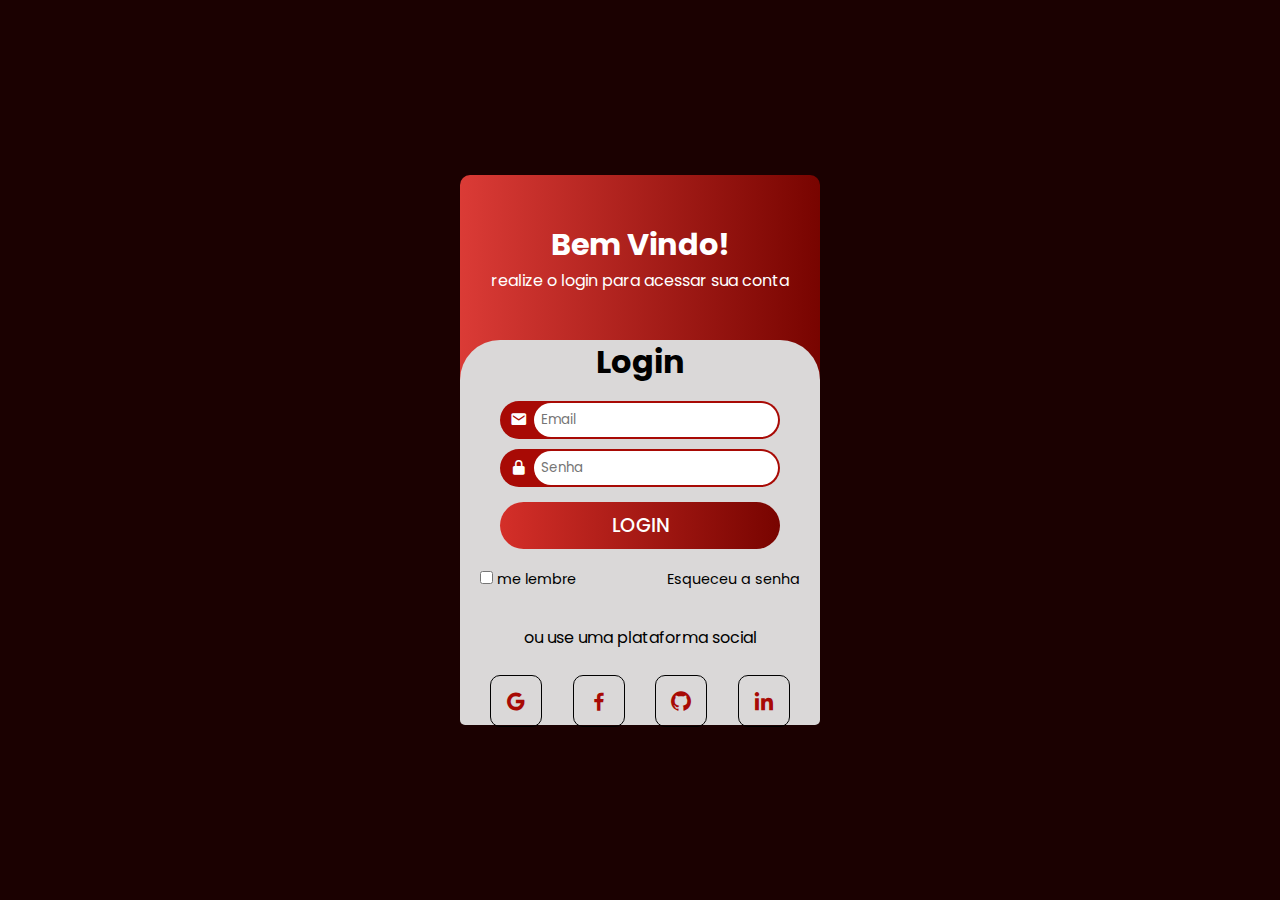
<file: Login/index.html>
<!DOCTYPE html>
<html lang="pt-br">
<head>
    <meta charset="UTF-8">
    <meta name="viewport" content="width=device-width, initial-scale=1.0">
    <title>LOGIN</title>
    <link href='https://unpkg.com/boxicons@2.1.4/css/boxicons.min.css' rel='stylesheet'>
    <link rel="stylesheet" href="style.css">
</head>
<body>
    
    <div class="container">
        <main>
            <section class="hero">
                <h1>Bem Vindo!</h1>
                <p>realize o login para acessar sua conta</p>
            </section>

            <section class="login">                    
                <div class="title">
                    <h1>Login</h1>
                </div>

                <div class="input-form">
                    <form action="">
                        <div class="input-box">
                            <i class='bx bxs-envelope' ></i>
                            <input type="email" required placeholder="Email">
                        </div>

                        <div class="input-box">
                            <i class='bx bxs-lock-alt' ></i>
                            <input type="password" required minlength="8" placeholder="Senha">
                        </div>
                    </form>
                </div>

                <div class="login-btn">
                    <button>LOGIN</button>
                </div>

                <div class="remenber-forgot">
                    <div class="rember-me">
                        <input type="checkbox"> me lembre
                    </div>

                    <div class="forgot-link">
                        <a href="#">Esqueceu a senha</a>
                    </div>
                </div>

                <div class="desc">
                    <p>ou use uma plataforma social</p>
                </div>

                <div class="social-links">
                    <a href="#"><i class='bx bxl-google' ></i></a>
                    <a href="#"><i class='bx bxl-facebook' ></i></a>
                    <a href="#"><i class='bx bxl-github' ></i></a>
                    <a href="#"><i class='bx bxl-linkedin' ></i></a>
                </div>
            </section>
        </main>
    </div>

</body>
</html>
</file>
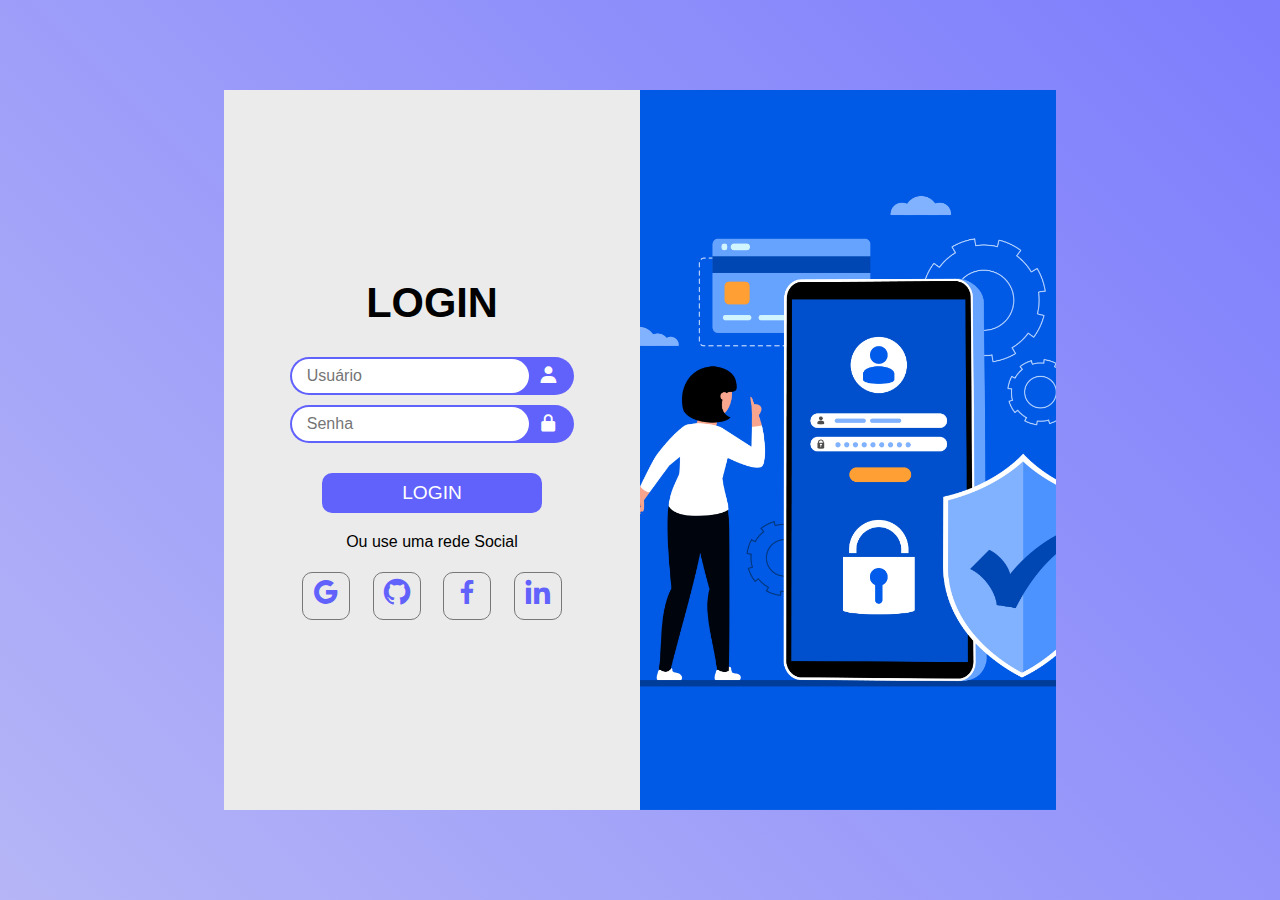
<file: menu/index.html>
<!DOCTYPE html>
<html lang="pt-br">
<head>
    <meta charset="UTF-8">
    <meta name="viewport" content="width=device-width, initial-scale=1.0">
    <title>LOGIN</title>
    <link href='https://unpkg.com/boxicons@2.1.4/css/boxicons.min.css' rel='stylesheet'>
    <link rel="stylesheet" href="style.css">
    <link rel="stylesheet" href="media.css">
</head>
<body>
    
    <div class="container">

        <div class="msg-section">
            <div class="msg">
                <h1>Bem vindo!</h1>
            </div>
        </div>

        <div class="login-section">
            <div class="form-input">

                <div class="login-title">
                    <h1>LOGIN</h1>
                </div>

                <form action="">
                    <div class="input-box">
                        <input type="text" required placeholder="Usuário">
                        <i class='bx bxs-user'></i>
                    </div>

                    <div class="input-box">
                        <input type="password" required placeholder="Senha"
                        minlength="8">
                        <i class='bx bxs-lock-alt'></i>
                    </div>
                </form>

                <div class="login-button">
                    <button>LOGIN</button>
                </div>

                <div class="desc">
                    <p>Ou use uma rede Social</p>
                </div>

                <div class="social-links">
                    <a href="#"><i class='bx bxl-google' ></i></a>
                    <a href="#"><i class='bx bxl-github' ></i></a>
                    <a href="#"><i class='bx bxl-facebook' ></i></a>
                    <a href="#"><i class='bx bxl-linkedin'></i></a>
                </div>
            </div>
        </div>
    </div>

</body>
</html>
</file>
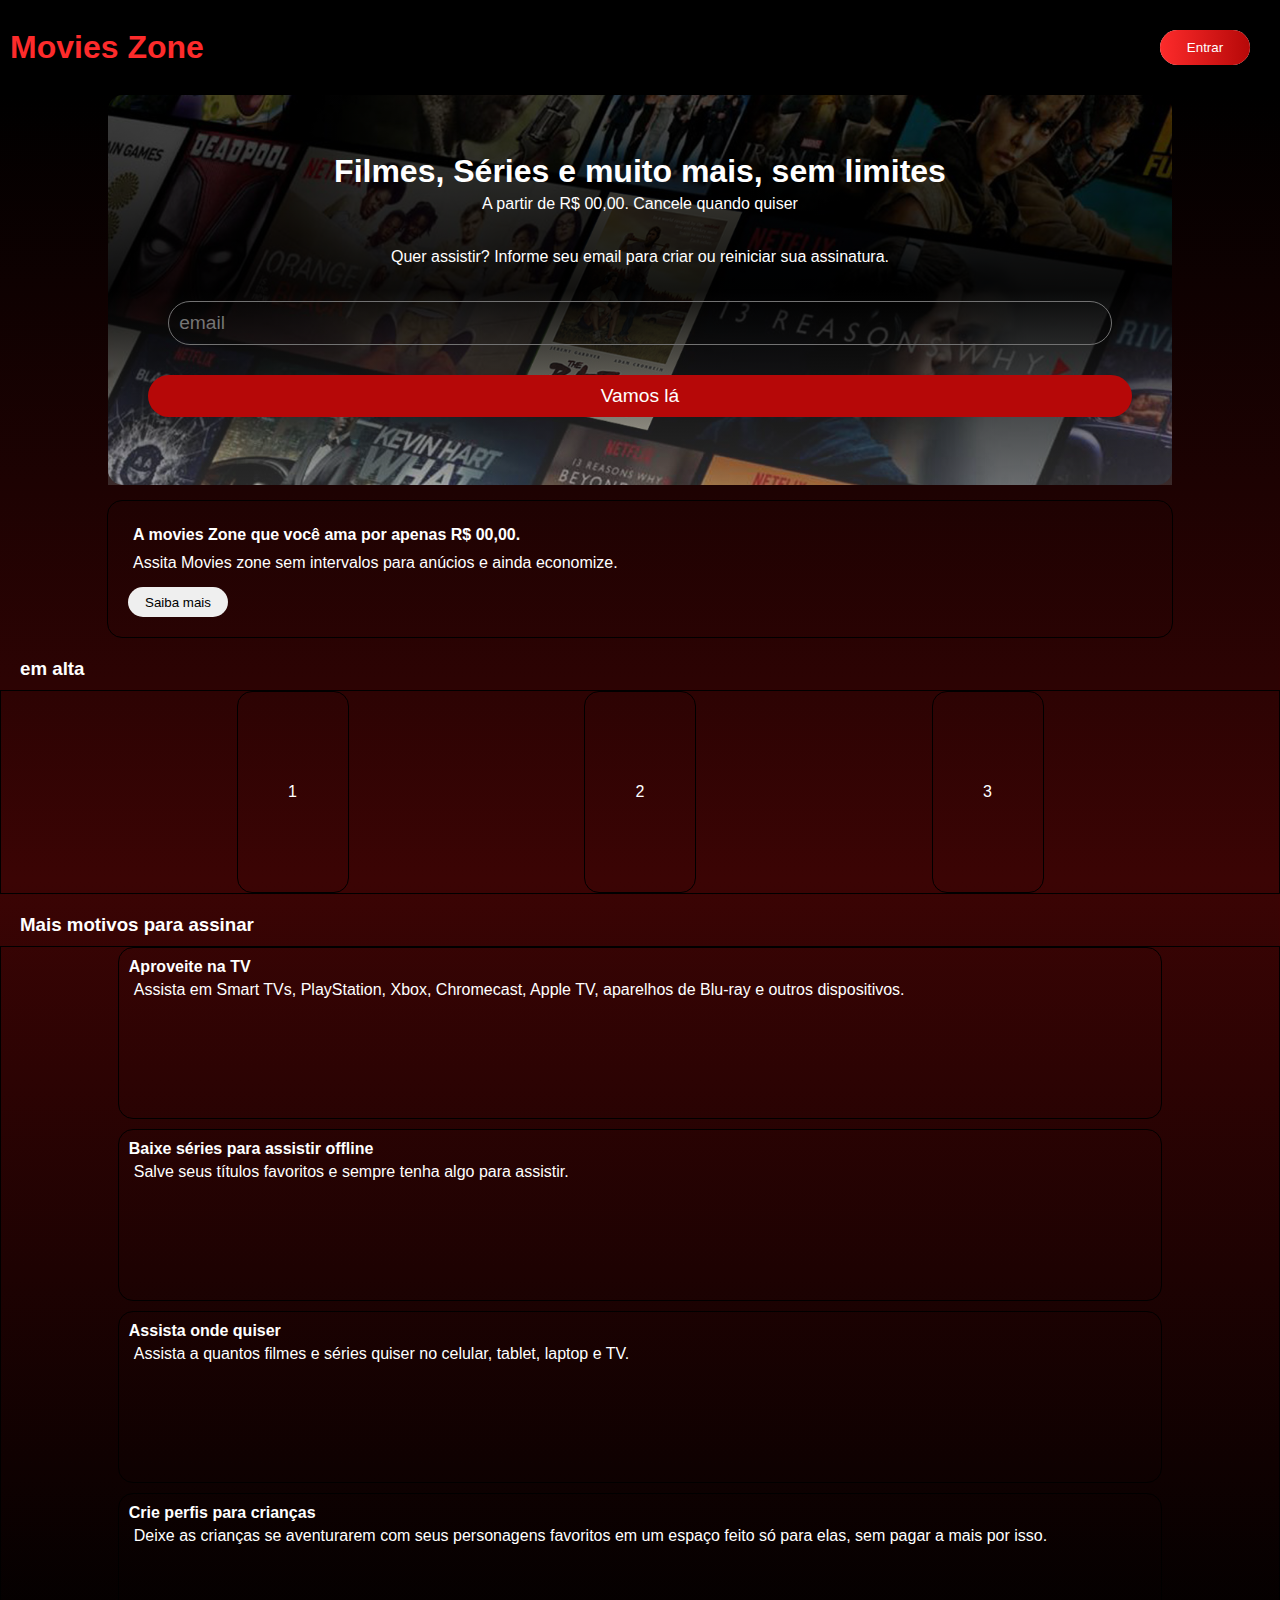
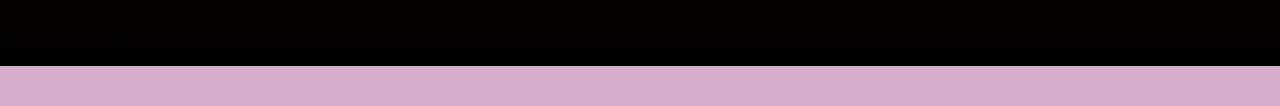
<file: movies-zone/index.html>
<!DOCTYPE html>
<html lang="pt-br">
<head>
    <meta charset="UTF-8">
    <meta name="viewport" content="width=device-width, initial-scale=1.0">
    <title>Movies Zone</title>
    <link rel="stylesheet" href="style.css">
</head>
<body>
    
    <header>
        <nav>
            <div class="logo">
                <h1>Movies Zone</h1>
            </div>

            <div class="enter-button">
                <button>Entrar</button>
            </div>
        </nav>
    </header>

    <main>
        <section class="sign">
            <div class="title">
                <h1>Filmes, Séries e muito mais, sem limites</h1>
                <p>A partir de R$ 00,00. Cancele quando quiser</p>
            </div>

            <div class="desc">
                <p>
                    Quer assistir? Informe seu email para criar ou reiniciar sua assinatura.
                </p>
            </div>

            <div class="input-form">
                <form action="">
                    <input type="email" placeholder="email" required>
                </form>
            </div>

            <div class="login-button">
                <button>Vamos lá</button>
            </div>
        </section>

        <section class="more">
            <h2>A movies Zone que você ama por apenas R$ 00,00.</h2>
            <p>Assita Movies zone sem intervalos para anúcios e ainda economize.</p>
            <button>Saiba mais</button>
        </section>

        <h3 class="trend-title">em alta</h3>

        <section class="trend">
            <div class="item">
                1
            </div>

            <div class="item">
                2
            </div>

            <div class="item">
                3
            </div>
        </section>

        <h3 class="motives-title">Mais motivos para assinar</h3>

        <section class="motives">
            <div class="mot">
                <h4>Aproveite na TV</h4>

                <p>Assista em Smart TVs, PlayStation, Xbox, Chromecast, Apple TV, aparelhos de Blu-ray e outros dispositivos.</p>
            </div>

            <div class="mot">
                <h4>Baixe séries para assistir offline</h4>

                <p>Salve seus títulos favoritos e sempre tenha algo para assistir.</p>
            </div>

            <div class="mot">
                <h4>Assista onde quiser</h4>

                <p>Assista a quantos filmes e séries quiser no celular, tablet, laptop e TV.</p>
            </div>

            <div class="mot">
                <h4>Crie perfis para crianças</h4>

                <p>Deixe as crianças se aventurarem com seus personagens favoritos em um espaço feito só para elas, sem pagar a mais por isso.</p>
            </div>
        </section>

        <section class="form">
            
        </section>
    </main>

    <footer>

    </footer>

</body>
</html>
</file>
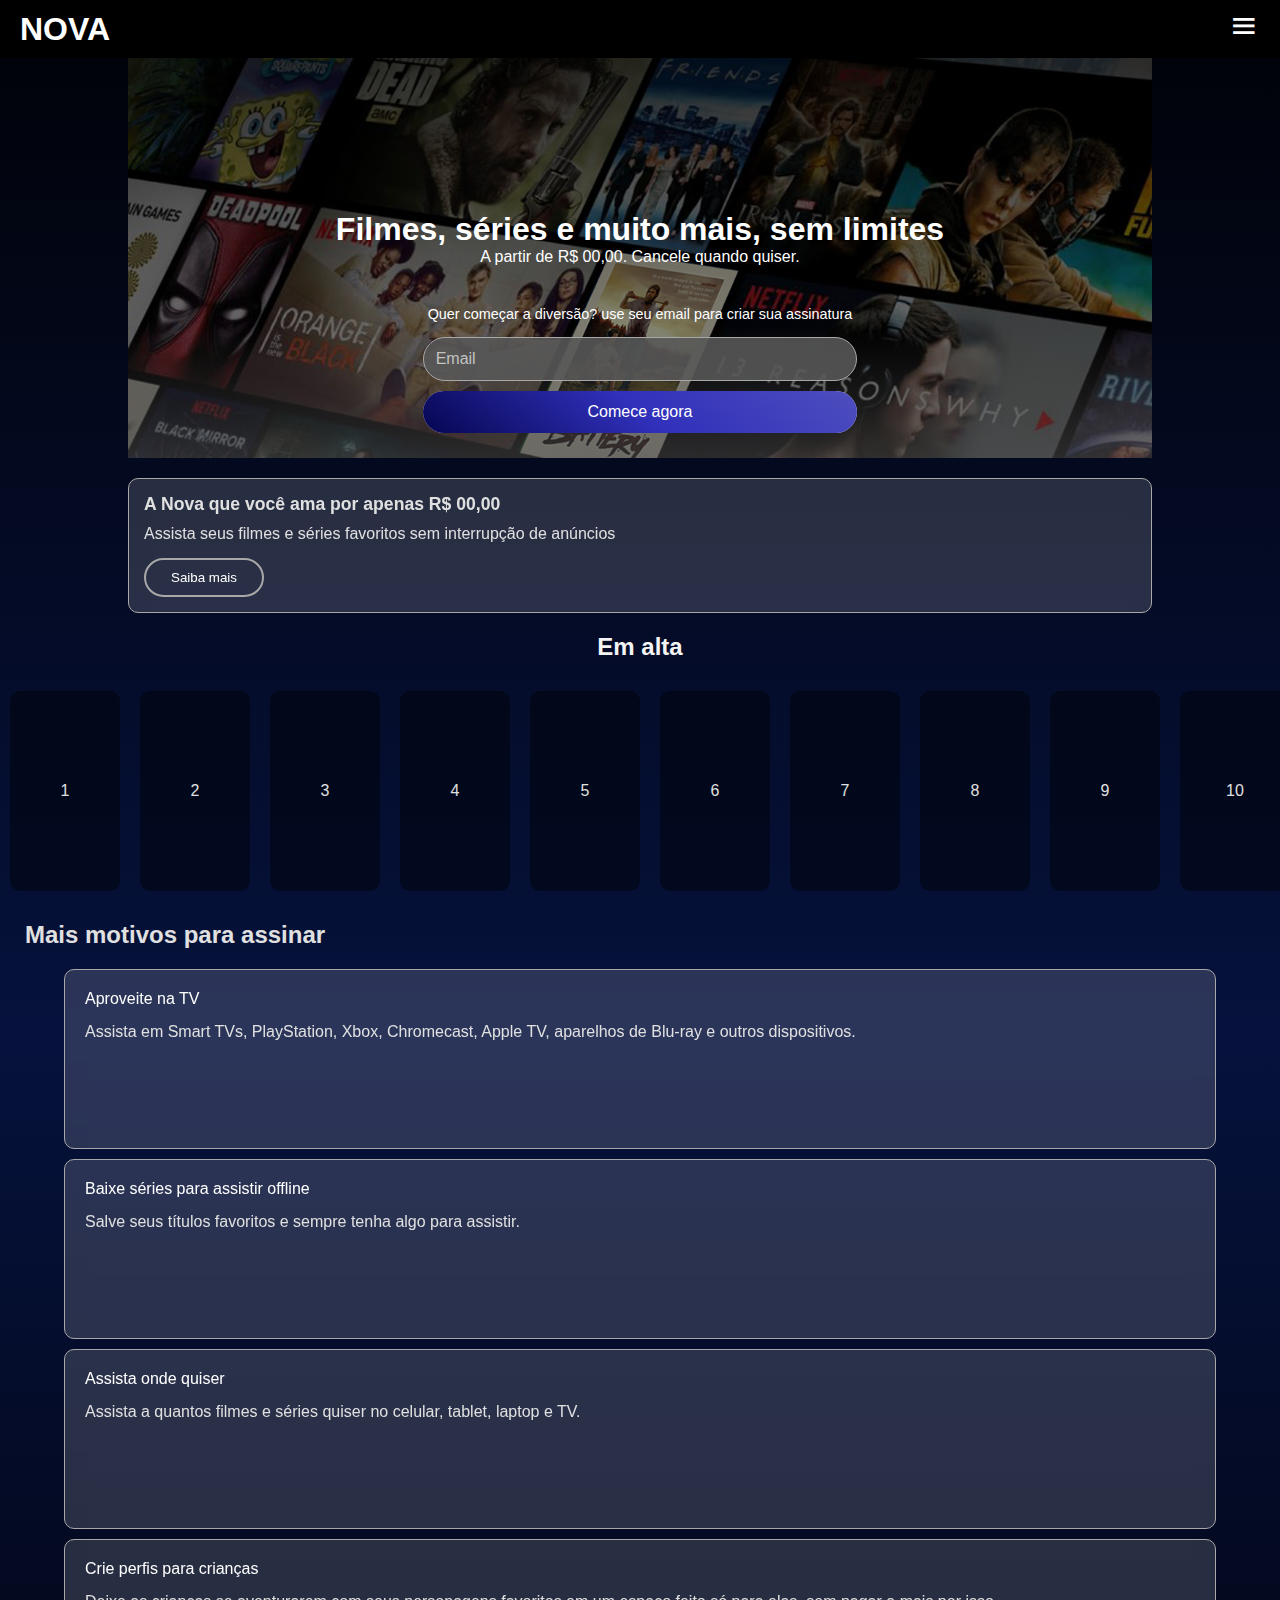
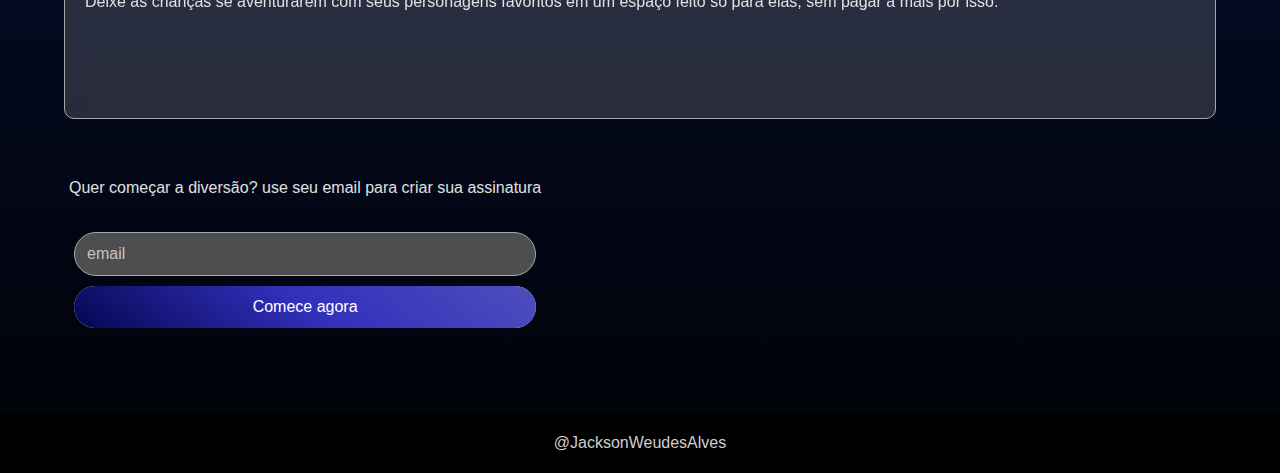
<file: nova-site/index.html>
<!DOCTYPE html>
<html lang="pt-br">
<head>
    <meta charset="UTF-8">
    <meta name="viewport" content="width=device-width, initial-scale=1.0">
    <title>NOVA</title>
    <link href='https://unpkg.com/boxicons@2.1.4/css/boxicons.min.css' rel='stylesheet'>
    <link rel="stylesheet" href="estilos/style.css">
    <link rel="stylesheet" href="estilos/medias.css">
</head>
<body>
    
    <header>
        <div id="logo">
            <h1><a href="#">NOVA</a></h1>
        </div>

        <div id="mobile-menu-icon">
            <button id="menu-button"><i class='bx bx-menu'></i></button>
        </div>
    </header>

    <aside id="mobile-menu">
        <nav>
            <ul>
                <li><a href="#">Ínicio</a></li>
                <li><a href="#">Filmes</a></li>
                <li><a href="#">Séries</a></li>
                <li><a href="#">Esportes</a></li>
                <li><a href="#">TV aberta</a></li>

                <button>Fazer assinatura</button>
            </ul>
        </nav>
    </aside>

    <main>
        <section id="hero">
            <div id="hero-title">
                <h1>Filmes, séries e muito mais, sem limites</h1>
                
                <p>A partir de R$ 00,00. Cancele quando quiser.</p>
            </div>

            <div class="input-box">
                <p>Quer começar a diversão? use seu email para criar sua assinatura</p>

                <form action="" class="input-form">
                    <input type="email" placeholder="Email" required>

                    <button>Comece agora</button>
                </form>
            </div>
        </section>

        <section id="promo">
            <h2>A Nova que você ama por apenas R$ 00,00</h2>

            <p>Assista seus filmes e séries favoritos sem interrupção de anúncios</p>

            <button>Saiba mais</button>
        </section>

        <section id="trending" >
            <h2>Em alta</h2>

                <div class="scroll-container">
                    <div class="item">1</div>
                    <div class="item">2</div>
                    <div class="item">3</div>
                    <div class="item">4</div>
                    <div class="item">5</div>
                    <div class="item">6</div>
                    <div class="item">7</div>
                    <div class="item">8</div>
                    <div class="item">9</div>
                    <div class="item">10</div>
                </div>
        </section>

        <section id="benefits">
            <h2>Mais motivos para assinar</h2>

            <div class="benefits-box">
                <div class="benefit-item">
                    <h3>Aproveite na TV</h3>

                    <p>
                        Assista em Smart TVs, PlayStation, Xbox, Chromecast, Apple TV, aparelhos de Blu-ray e outros dispositivos.
                    </p>
                </div>

                <div class="benefit-item">
                    <h3>Baixe séries para assistir offline</h3>

                    <p>
                        Salve seus títulos favoritos e sempre tenha algo para assistir.
                    </p>
                </div>

                <div class="benefit-item">
                    <h3>Assista onde quiser</h3>

                    <p>
                        Assista a quantos filmes e séries quiser no celular, tablet, laptop e TV.
                    </p>
                </div>

                <div class="benefit-item">
                    <h3>Crie perfis para crianças</h3>

                    <p>
                        Deixe as crianças se aventurarem com seus personagens favoritos em um espaço feito só para elas, sem pagar a mais por isso.
                    </p>
                </div>
            </div>
        </section>

        <section id="sign-up-end">
            <div class="input-box">
                <form action="" class="input-form">
                    <p>Quer começar a diversão? use seu email para criar sua assinatura</p>

                    <input type="email" placeholder="email" required>

                    <button>Comece agora</button>
                </form>
            </div>
        </section>
    </main>

    <footer>
        <p><a href="https://github.com/JacksonWeudes" target="_blank">@JacksonWeudesAlves</a></p>
    </footer>


    <script src="script.js"></script>
</body>
</html>
</file>
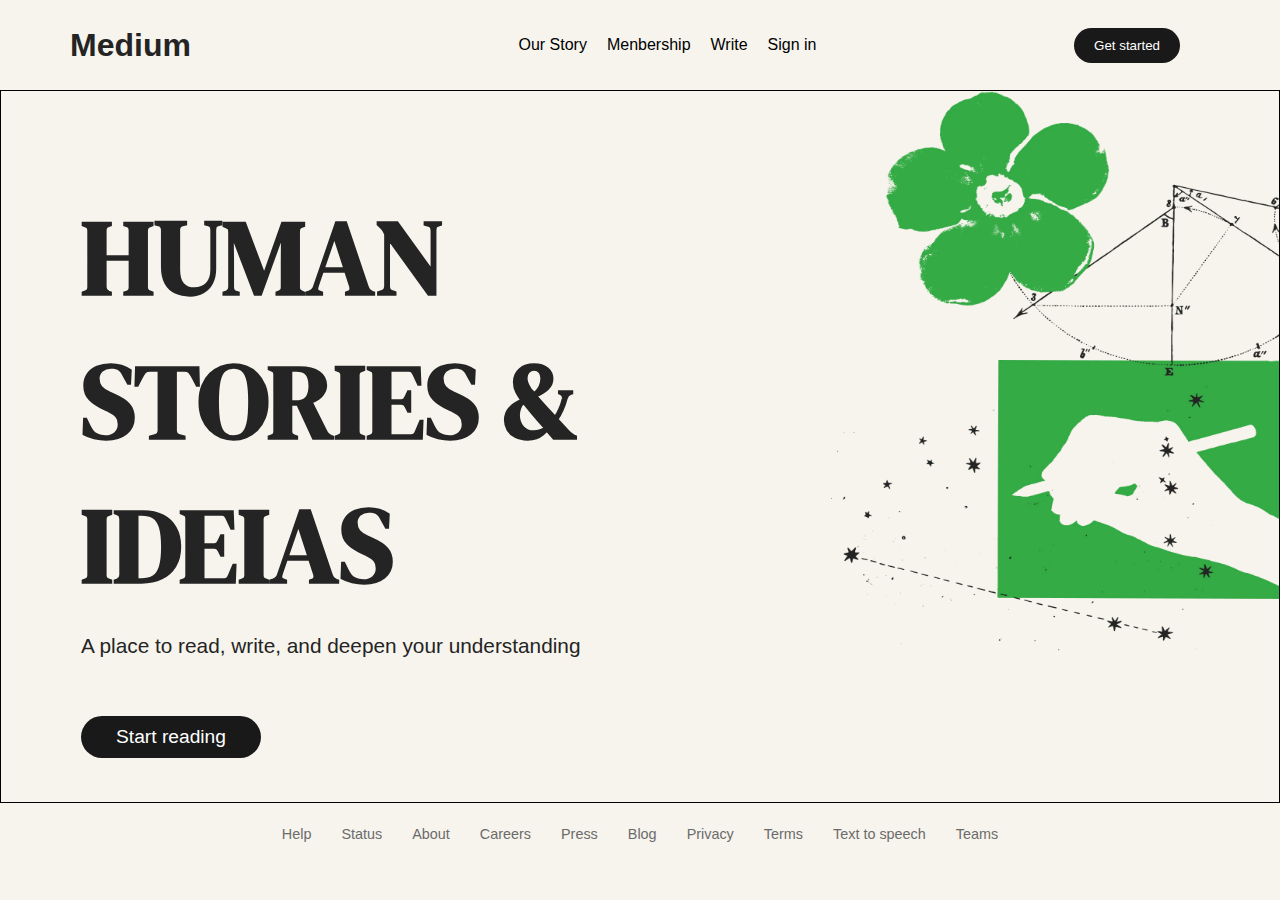
<file: site-simples/index.html>
<!DOCTYPE html>
<html lang="pt-br">
<head>
    <meta charset="UTF-8">
    <meta name="viewport" content="width=device-width, initial-scale=1.0">
    <title>High</title>
    <link rel="stylesheet" href="estilos/style.css">
    <link rel="stylesheet" href="estilos/style2.css">
</head>
<body>
    
    <div class="container">
        <header>
            <div class="logo">
                <h1>Medium</h1>
            </div>

            <nav class="nav-list">
                <a href="#" class="nav-link">Our Story</a>
                <a href="#" class="nav-link">Menbership</a>
                <a href="#" class="nav-link">Write</a>
                <a href="#" class="nav-link">Sign in</a>
            </nav>

            <div class="head-button">
                <button>Get started</button>
            </div>
        </header>

        <main>
            <section class="hero">
                <div class="hero-itens">
                    <div class="title">
                        <h1>HUMAN</h1>
                        <H1>STORIES & IDEIAS</H1>
                    </div>

                    <div class="desc">
                        <p>A place to read, write, and deepen your understanding</p>
                    </div>

                    <div class="start-button">
                        <button>Start reading</button>
                    </div>
                </div>
            </section>

            <section class="image">
                <img src="estilos/Imagem.png" alt="imagem">
            </section>
        </main>

        <footer>
            <div class="links">
                <a href="#">Help</a>
                <a href="#">Status</a>
                <a href="#">About</a>
                <a href="#">Careers</a>
                <a href="#">Press</a>
                <a href="#">Blog</a>
                <a href="#">Privacy</a>
                <a href="#">Terms</a>
                <a href="#">Text to speech</a>
                <a href="#">Teams</a>
            </div>

            <div class="mobile-links">
                <div class="footer-link">
                    <a href="#">About</a>
                    <a href="#">Help</a>
                    <a href="#">Terms</a>
                    <a href="#">Privacy</a>
                </div>
            </div>
        </footer>
    </div>

</body>
</html>
</file>
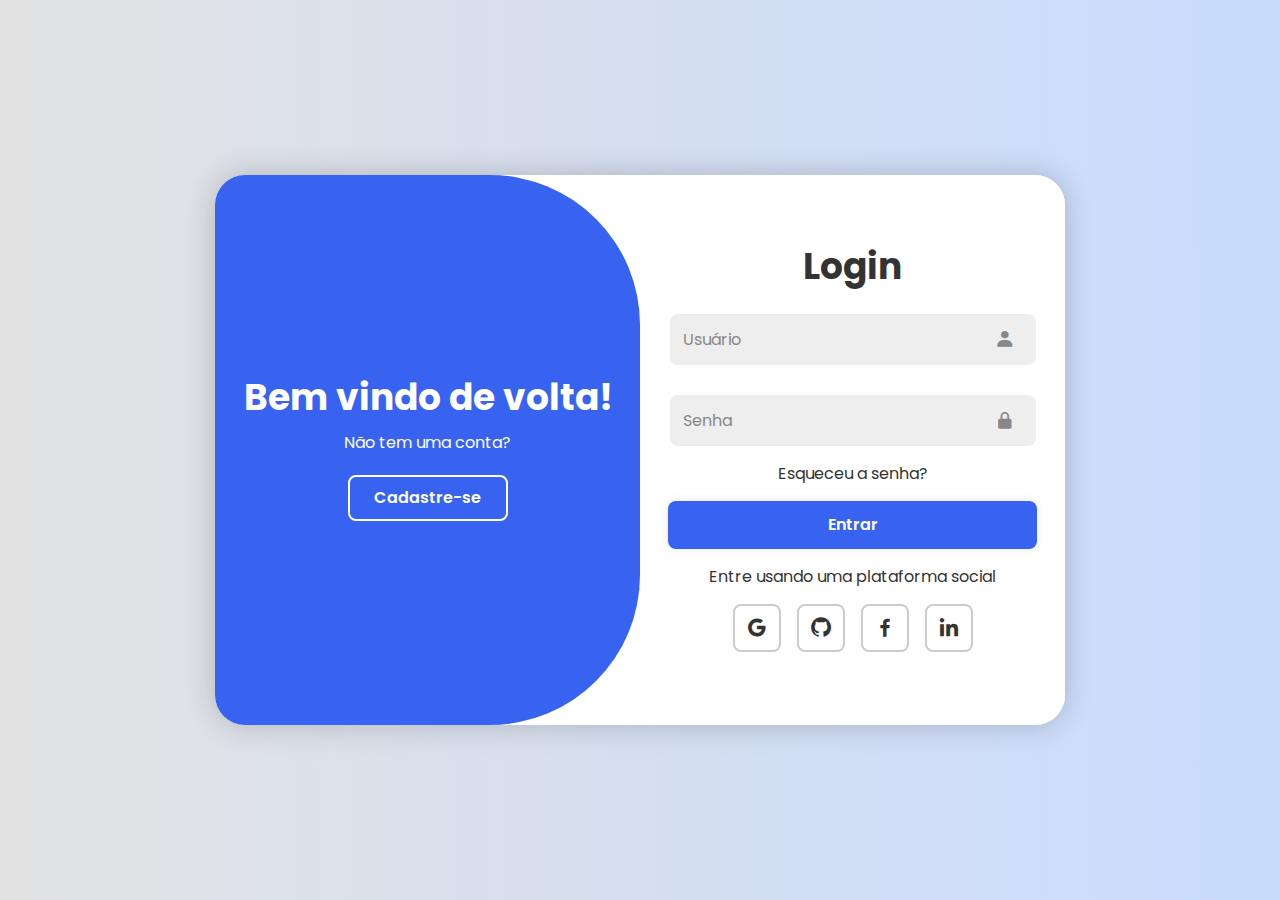
<file: tela-login/index.html>
<!DOCTYPE html>
<html lang="pt-br">
<head>
    <meta charset="UTF-8">
    <meta name="viewport" content="width=device-width, initial-scale=1.0">
    <title>Login</title>
    <link href='https://unpkg.com/boxicons@2.1.4/css/boxicons.min.css' rel='stylesheet'>
    <link rel="stylesheet" href="estilos/style.css">
    <link rel="stylesheet" href="estilos/medias.css">
</head>
<body>

    <div class="container">

        <div class="form-box login">
            <form action="">
                <h1>Login</h1>
                
                <div class="input-box">
                    <input type="text" placeholder="Usuário" required>
                    <i class='bx bxs-user'></i>
                </div>

                <div class="input-box">
                    <input type="password" placeholder="Senha" required>
                    <i class='bx bxs-lock-alt' ></i>
                </div>

                <div class="esqueceu-link">
                    <a href="#">Esqueceu a senha?</a>
                </div>

                <button type="submit" class="btn">Entrar</button>
                <p>Entre usando uma plataforma social</p>

                <div class="redes-socias">
                    <a href="#"><i class='bx bxl-google' ></i></a>
                    <a href="#"><i class='bx bxl-github' ></i></a>
                    <a href="#"><i class='bx bxl-facebook' ></i></a>
                    <a href="#"><i class='bx bxl-linkedin'></i></a>
                </div>
            </form>
        </div>

        <div class="form-box cadastro">
            <form action="">
                <h1>Cadastro</h1>
                <div class="input-box">
                    <input type="text" placeholder="Usuário" required>
                    <i class='bx bxs-user'></i>
                </div>
                <div class="input-box">
                    <input type="email" placeholder="Email" required>
                    <i class='bx bxs-envelope'></i>
                </div>
                <div class="input-box">
                    <input type="password" placeholder="Senha" required>
                    <i class='bx bxs-lock-alt' ></i>
                </div>

                

                <button type="submit" class="btn">Cadastre-se</button>
                <p>Cadastre-se usando uma plataforma social</p>

                <div class="redes-socias">
                    <a href="#"><i class='bx bxl-google' ></i></a>
                    <a href="#"><i class='bx bxl-github' ></i></a>
                    <a href="#"><i class='bx bxl-facebook' ></i></a>
                    <a href="#"><i class='bx bxl-linkedin'></i></a>
                </div>
            </form>
        </div>

        <div class="toggle-box">
            <div class="toggle-panel toggle-left">
                <h1>Bem vindo de volta!</h1>
                <p>Não tem uma conta?</p>
                <button class="btn btn-cadastro">Cadastre-se</button>
            </div> 

            <div class="toggle-panel toggle-right">
                <h1>Bem vindo!</h1>
                <p>Já possue uma conta?</p>
                <button class="btn btn-login">Entrar</button>
            </div> 
        </div>

    </div>

    <script src="script.js"></script>

</body>
</html>
</file>
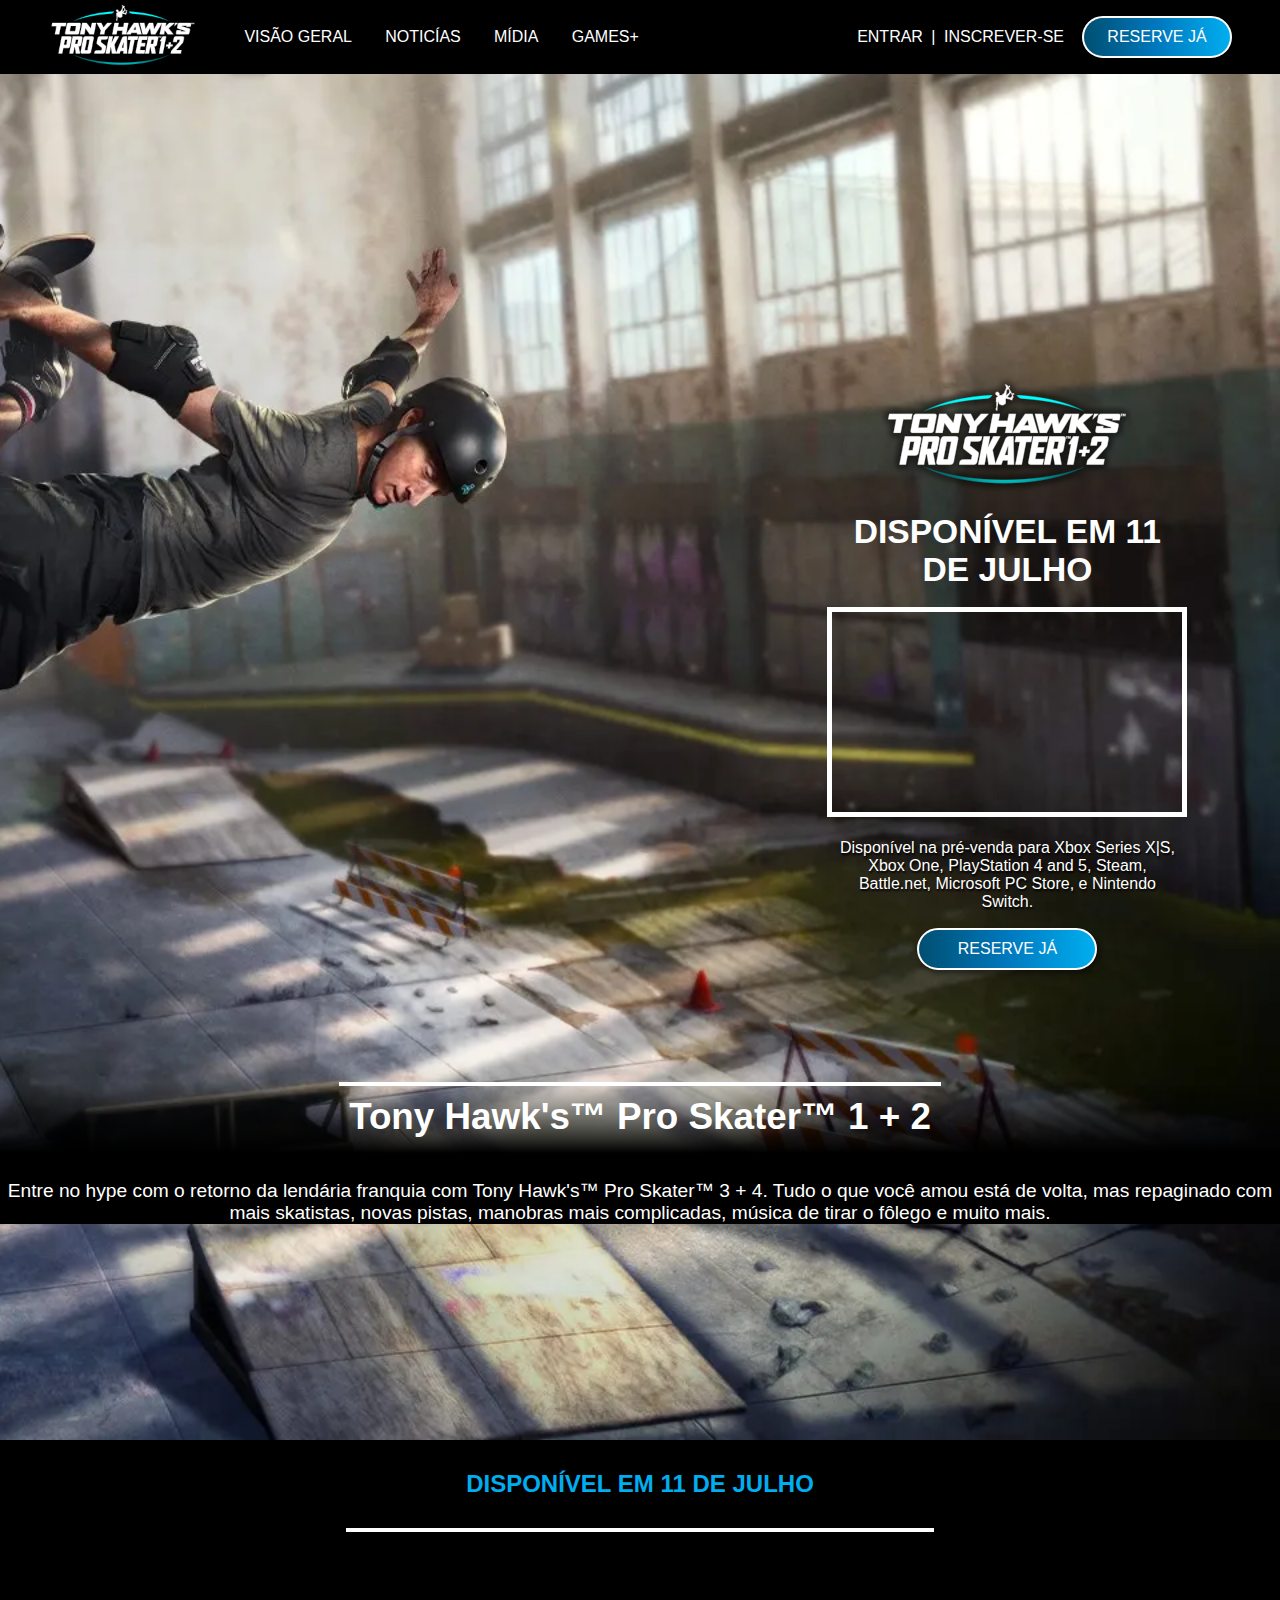
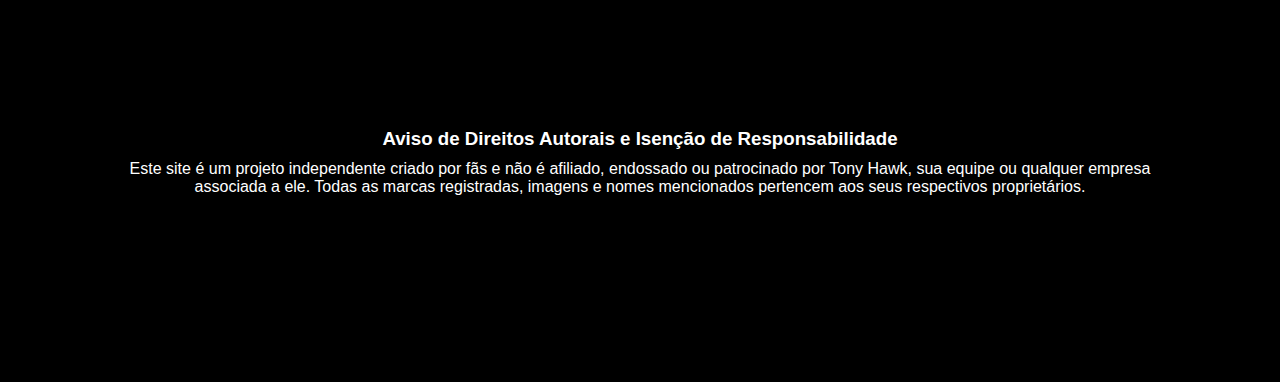
<file: tony-hawk/index.html>
<!DOCTYPE html>
<html lang="pt-br">
<head>
    <meta charset="UTF-8">
    <meta name="viewport" content="width=device-width, initial-scale=1.0">
    <title>Tony hawk the game</title>
    <link rel="stylesheet" href="estilos/style.css">
    <link rel="stylesheet" href="estilos/media.css">
</head>
<body>
    
    <header>
        <nav class="nav-bar">
            <div class="nav-left">
                <div class="mobile-menu-icon">
                    <button><img src="imagens/menu_white_36dp.svg" alt="menu"></button>
                </div>

                <div class="logo">
                    <img src="imagens/tony_hawk_logo.png" alt="tony hawk logo">
                </div>

                <div class="nav-itens">
                    <a href="#" class="nav-link">VISÃO GERAL</a>
                    <a href="#" class="nav-link">NOTICÍAS</a>
                    <a href="#" class="nav-link">MÍDIA</a>
                    <a href="#" class="nav-link">GAMES+</a>
                </div>
            </div>

            <div class="nav-right">
                <div class="nav-itens">
                    <a href="#" class="nav-link">ENTRAR</a>
                    <a href="#" class="nav-link">|</a>
                    <a href="#" class="nav-link">INSCREVER-SE</a>
                </div>

                <div class="buy-button">
                    <button>RESERVE JÁ</button>
                </div>
            </div>
        </nav>

        <div class="mobile-menu">
            <ul>
                <li class="nav-li">
                    <a href="#" class="nav-link">VISÃO GERAL</a>
                </li>
                <li class="nav-li">
                    <a href="#" class="nav-link">NOTICÍAS</a>
                </li>
                <li class="nav-li">
                    <a href="#" class="nav-link">MÍDIA</a>
                </li>
                <li class="nav-li">
                    <a href="#" class="nav-link">GAMES+</a>
                </li>
                <li class="nav-li">
                    <a href="#" class="nav-link">ENTRAR</a>
                </li>
                <li class="nav-li">
                    <a href="#" class="nav-link">INSCREVER-SE</a>
                </li>
            </ul>
        </div>
    </header>

    <main>
        <section class="hero">
            <div class="hero-widgets">
                <div class="sec-logo">
                    <img src="imagens/tony_hawk_logo_hero.png" alt="tony hawk logo">
                </div>

                <div class="sec-titulo">
                    <h2>DISPONÍVEL EM 11 DE JULHO</h2>
                </div>

                <div class="sec-trailer">
                    <iframe
                        width="350" height="200" src="https://www.youtube.com/embed/4paYDD0WIVY?si=gcWYs3ELsIBPycAm&amp;controls=0" title="YouTube video player" frameborder="0" allow="accelerometer; autoplay; clipboard-write; encrypted-media; gyroscope; picture-in-picture; web-share" referrerpolicy="strict-origin-when-cross-origin" allowfullscreen>
                    </iframe>
                </div>

                <div class="sec-content">
                    <p>
                        Disponível na pré-venda para Xbox Series X|S, Xbox One, PlayStation 4 and 5, Steam, Battle.net, Microsoft PC Store, e Nintendo Switch.
                    </p>
                </div>

                <div class="sec-button">
                    <button>RESERVE JÁ</button>
                </div>
            </div>

            <div class="desc">
                <div class="desc-titulo">
                    <h3>Tony Hawk's™ Pro Skater™ 1 + 2</h3>
                </div>
                <div class="desc-content">
                    <p>
                        Entre no hype com o retorno da lendária franquia com Tony Hawk's™ Pro Skater™ 3 + 4. Tudo o que você amou está de volta, mas repaginado com mais skatistas, novas pistas, manobras mais complicadas, música de tirar o fôlego e muito mais.
                    </p>
                </div>
            </div>
        </section>

        <section class="resume">
            <div class="res-title">
                <h3>DISPONÍVEL EM 11 DE JULHO</h3>
            </div>
        </section>
    </main>

    <footer>
        <h3>Aviso de Direitos Autorais e Isenção de Responsabilidade</h3>

        <p>
            Este site é um projeto independente criado por fãs e não é afiliado, endossado ou patrocinado por Tony Hawk, sua equipe ou qualquer empresa associada a ele. Todas as marcas registradas, imagens e nomes mencionados pertencem aos seus respectivos proprietários.
        </p>
    </footer>
</body>
</html>
</file>
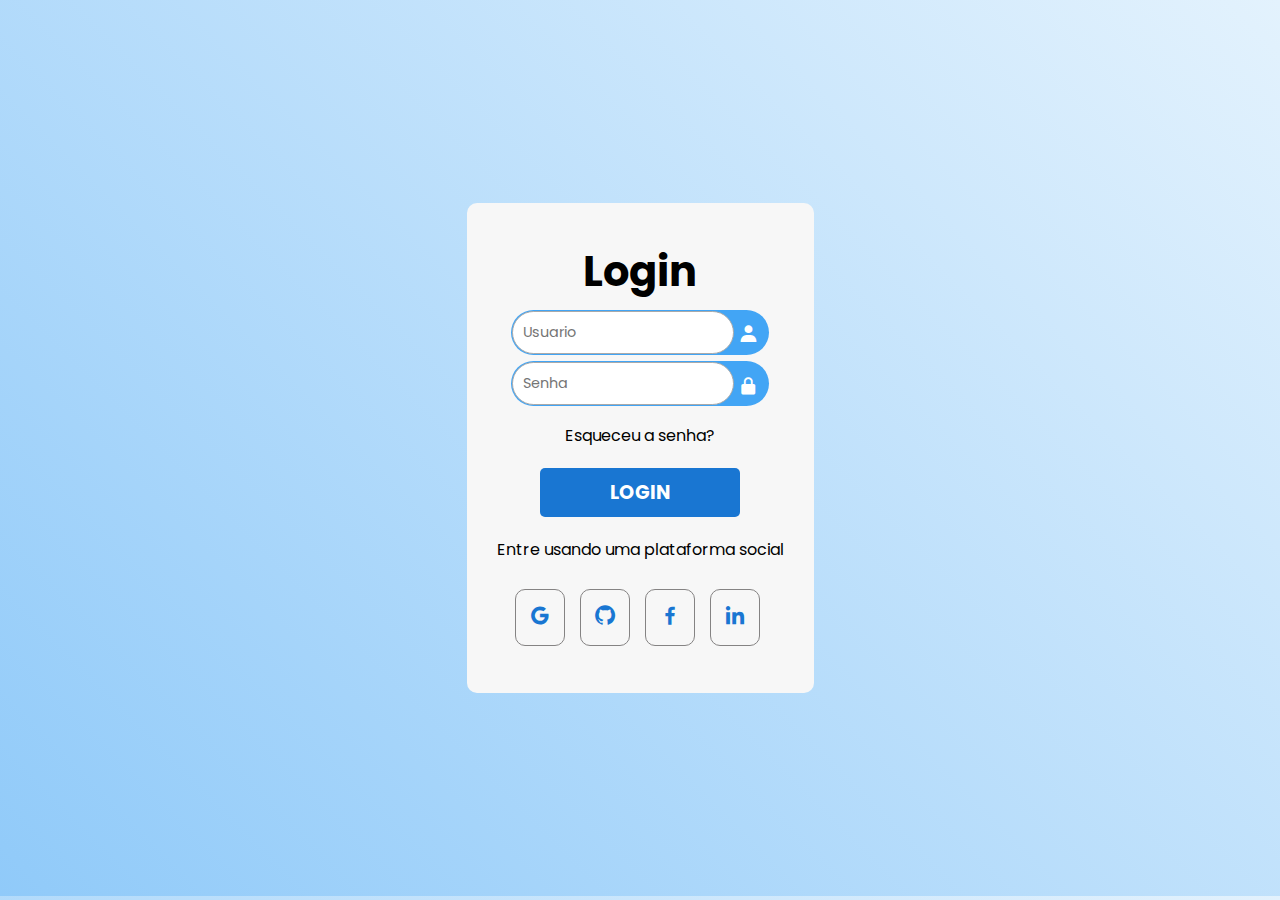
<file: z/index.html>
<!DOCTYPE html>
<html lang="pt-br">
<head>
    <meta charset="UTF-8">
    <meta name="viewport" content="width=device-width, initial-scale=1.0">
    <title>Login</title>
    <link href='https://unpkg.com/boxicons@2.1.4/css/boxicons.min.css' rel='stylesheet'>
    <link rel="stylesheet" href="style.css">
    <link rel="stylesheet" href="media.css">
</head>
<body>
    
    <div class="container">
        <div class="form-box">

            <div class="welcome-text">
                <h1>Olà seja bem Vindo!</h1>
            </div>
        
            <form class="form-itens">
                <div class="title">
                    <h1>Login</h1>
                </div>

                <div class="input-box">
                    <input type="text" placeholder="Usuario" required>
                    <i class='bx bxs-user'></i>
                </div>

                <div class="input-box">
                    <input type="password" placeholder="Senha" required min="8">
                    <i class='bx bxs-lock-alt' ></i>
                </div>

                <div class="forgot-link">
                    <a href="#">Esqueceu a senha?</a>
                </div>

                <div class="login-button">
                    <button>LOGIN</button>
                </div>

                <div class="text">
                    <p>Entre usando uma plataforma social</p>
                </div>

                <div class="social-links">
                    <a href="#"><i class='bx bxl-google' ></i></a>
                    <a href="#"><i class='bx bxl-github' ></i></a>
                    <a href="#"><i class='bx bxl-facebook' ></i></a>
                    <a href="#"><i class='bx bxl-linkedin'></i></a>
                </div>
            </form>

        </div>
    </div>

</body>
</html>
</file>
<file: Login/style.css>
@charset "UTF-8";

@import url('https://fonts.googleapis.com/css2?family=Poppins:ital,wght@0,100;0,200;0,300;0,400;0,500;0,600;0,700;0,800;0,900;1,100;1,200;1,300;1,400;1,500;1,600;1,700;1,800;1,900&display=swap');

* {
    font-family: 'Poppins', Arial, Helvetica, sans-serif;
    padding: 0;
    margin: 0;
}

.container {
    display: flex;
    justify-content: center;
    align-items: center;
    height: 100vh;

    background: #1b0101;
}

main {
    position: relative;

    height: 500px;
    width: 310px;
    padding: 25px;

    border-radius: 10px;
    background: linear-gradient(90deg, #db3b36, #780400);
}

.hero {
    display: flex;
    flex-direction: column;
    justify-content: center;
    align-items: center;

    position: absolute;
    top: 0;
    left: 0;
    margin: 0;

    width: 100%;
    height: 30%;

    color: #fff;
    background: transparent;
}

.hero h1 {
    font-size: 1.9em;
    margin: 0;
}


.login {
    display: flex;
    flex-direction: column;
    justify-content: center;
    align-items: center;
    gap: 5px;

    position: absolute;
    bottom: 0;
    left: 0;

    width: 100%;
    height: calc(100% - 30%);

    border-radius: 40px 40px 5px 5px;
    color: #000;
    background: #dad8d8;
}

.input-box {
    position: relative;
    margin: 10px;
    padding: 2px 2px 2px 34px;
    border-radius: 40px;
    background: #a80a05;
}

.input-box i {
    position: absolute;
    left: 10px;
    top: 10px;

    font-size: 1.1em;
    color: #fff;
}

.input-box input {
    padding: 7px;
    width: 230px;

    border: none;
    outline: none;
    border-radius: 40px;
}

.login-btn button {
    position: relative;
    cursor: pointer;
    padding: 9px;
    width: 280px;
    margin: 0 0 10px 0;

    border: none;
    outline: none;
    border-radius: 40px;

    font-size: 1.2em;
    font-weight: 500;

    z-index: 1;
    color: #fff;

    transition: 0.2s ease;
}

.login-btn button::after {
    content: "";
    position: absolute;

    top: 0;
    left: 0;
    width: 100%;
    height: 100%;

    border-radius: 40px;
    z-index: -1;
    background: linear-gradient(90deg, #d42f29, #780400);
}

.login-btn button:active {
    transform: scale(.9);
    color: #f3605b;
}

.remenber-forgot {
    display: flex;
    justify-content: space-between;
    align-items: center;

    width: 100%;

    font-size: .9em;
}

.remenber-forgot div {
    padding: 5px 20px 0 20px;
}

.remenber-forgot a {
    text-decoration: none;
    color: #000;
}

.remenber-forgot a:hover {
    text-decoration: underline;
}

.desc p {
    margin-block: 30px 20px;
}

.social-links {
    display: flex;
    justify-content: space-evenly;
    align-items: center;

    width: 100%;
}

.social-links a {
    width: 50px;
    height: 50px;

    text-align: center;
    line-height: 55px;
    font-size: 1.5em;

    border-radius: 10px;
    border: 1px solid #000;
    color: #a80a05;

    transition: 0.3s ease;
}

.social-links a:hover {
    transform: scale(1.1);
}

.social-links a:active {
    color: #f3605b;
}
</file>
<file: menu/style.css>
@charset "UTF-8";

* {
    font-family: 'Segoe UI', Tahoma, Geneva, Verdana, sans-serif;
    padding: 0;
    margin: 0;
}

body {
    display: flex;
    flex-direction: column;
    justify-content: center;
    align-items: center;

    height: 100vh;

    background: linear-gradient(45deg, #b5b5f7, #7d7dfd);
}

.container {
    width: 300px;
    height: 80%;

    border-radius: 10px;
    background: #6161fc;
}

.msg-section {
    height: 20%;
}

.msg {
    font-size: 1.2em;
    text-align: center;
    line-height: 100px;
    color: #fff;
}

.login-section {
    height: calc(100% - 20%);

    border-radius: 40px 40px 10px 10px;
    background: #ecebeb;
}

.form-input {
    display: flex;
    flex-direction: column;
    justify-content: center;
    align-items: center;
    gap: 20px;

    height: 100%;
}

.login-title {
    font-size: .95em;
}

.input-box {
    padding: 2px 20px 2px 2px;
    margin: 10px;
    
    border-radius: 40px;
    background: #6161fc;
}

.input-box input {
    padding: 8px 15px;

    border: none;
    outline: none;

    font-size: 1em;
    color: #555555;

    border-radius: 40px;
}

.input-box i {
    position: relative;
    top: 3px;
    left: 5px;

    font-size: 1.3em;
    color: #fff;
}

.login-button button {
    width: 220px;
    height: 40px;

    border: none;
    border-radius: 10px;

    font-size: 1.2em;
    font-weight: 500;
    color: #fff;

    cursor: pointer;
    background: #6161fc;
}

.login-button button:hover {
    background: #3030f7;
}

.social-links {
    display: flex;
    justify-content: space-evenly;
    align-items: center;


    width: 100%;
    height: 50px;
}

.social-links a {
    padding: 3px;

    width: 40px;
    height: 40px;

    text-align: center;
    font-size: 2em;
    color: #6161fc;
    
    border: 1px solid #777777;
    border-radius: 10px;

    transition: 0.3s ease;
}

.social-links a:hover {
    transform: scale(1.1);
}
</file>
<file: menu/media.css>
@charset "UTF-8";

@media screen and (min-width: 769px) and (max-width: 992px) {
    .container {
        display: grid;
        grid-template-columns: 30% 50%;

        position: relative;
        width: 70%;

        transition: 0.6s ease-in-out;
    }

    .msg-section {
        position: absolute; 
        height: 100%;
        width: calc(100% - 360px);

        background: #6161fc url(Data_security_01.jpg) no-repeat;
        background-size: cover;
        background-position: center center;
    }

    .msg {
        display: none;
    }

    .login-section {
        position: absolute;
        right: 0;
        top: 0;

        width: 360px;
        height: 100%;

        z-index: 1;
        border-radius: 0 10px 10px 0;
    }
}


@media screen and (min-width: 992px) {
    .container {
        display: grid;
        grid-template-columns: 1fr 1fr;

        position: relative;
        width: 65%;

        transition: 0.6s ease-in-out;
    }

    .msg-section {
        position: absolute;
        right: 0;
        width: 50%;
        height: 100%;

        background: #6161fc url(Data_security_01.jpg) no-repeat;
        background-size: cover;
        background-position: center;
    }

    .msg {
        display: none;
    }

    .login-section {
        position: absolute;
        left: 0;
        width: 50%;
        height: 100%;

        display: flex;
        justify-content: center;
        align-items: center;
        gap: 10px;

        border-radius: 0;
    }

    .login-title {
        font-size: 1.3em;
    }
}
</file>
<file: movies-zone/style.css>
@charset "UTF-8";

* {
    font-family: 'Segoe UI', Tahoma, Geneva, Verdana, sans-serif;
    padding: 0;
    margin: 0;
}

header {
    width: 100%;
    z-index: 1000;
    color: #fd2b2b;
    background: #000;
}

nav {
    display: flex;
    justify-content: space-between;
    align-items: center;

    padding: 10px;
}

.enter-button {
    padding: 10px;
}

.enter-button button {
    cursor: pointer;
    position: relative;
    width: 90px;
    height: 35px;

    border: none;
    border-radius: 40px;

    font-weight: 500;
    color: #fff;
    z-index: 1;
}

.enter-button button::after {
    content: "";
    position: absolute;
    width: 100%;
    height: 100%;
    top: 0;
    left: 0;

    border-radius: 40px;
    background: linear-gradient(90deg, #fd2b2b, #b60808);
    z-index: -1;
}

main {
    height: auto;
    color: #fff;
    background: linear-gradient(to bottom, #000, #3b0404, #000);
}

.sign {
    position: relative;
    display: flex;
    flex-direction: column;
    justify-content: center;
    align-items: center;

    width: 80%;
    height: 350px;
    padding: 20px;
    margin: auto;

    text-align: center;

    border-radius: 15px;
    background: #000 url(imagens/movies-back.jpg) no-repeat;
    background-size: cover;
    background-position: center;
}

.sign::after {
    content: "";
    position: absolute;
    width: 100%;
    height: 100%;
    top: 0;
    left: 0;
    background: linear-gradient(to top, #6e6e6e5e, #000000ea, #0000009f);
}

.title {
    margin-block-end: 25px;
    z-index: 1;
}

.desc {
    margin-block-end: 10px;
    z-index: 1;
}

.input-form {
    width: 100%;
    margin: 10px;
    z-index: 1;
}

.input-form input {
    position: relative;
    width: 90%;
    padding: 10px;

    border-radius: 40px;
    border: 1px solid #727272;

    font-size: 1.2em;
    background: transparent;
    mask: ;
}

.login-button {
    width: 100%;
    z-index: 1;
}

.login-button button {
    position: relative;
    cursor: pointer;
    width: 96%;
    padding: 10px;

    border-radius: 40px;
    border: none;

    font-size: 1.2em;
    font-weight: 500;
    color: #fff;
    background: #b60808;
}

.more {
    width: 80%;
    margin: auto;
    margin-block-start: 15px;
    padding: 20px;

    border-radius: 15px;
    border: 1px solid #000;
}

.more h2, p {
    font-size: 1em;
    padding: 5px;
}

.more button {
    width: 100px;
    height: 30px;
    margin: 10px 0 0 0;

    border: none;
    border-radius: 40px;
    outline: none;

    cursor: pointer;
}

.trend {
   display: flex;
   justify-content: space-evenly;
   align-items: center;

    border: 1px solid #000;
}

.trend-title {
    padding: 20px 20px 10px 20px;
}

.item {
    width: 110px;
    height: 200px;

    text-align: center;
    line-height: 200px;

    border-radius: 15px;
    border: 1px solid #000;
}

.motives-title {
    margin: 20px 20px 10px 20px;
}

.motives {
    display: flex;
    flex-direction: column;
    justify-content: center;
    align-items: center;
    gap: 10px;

    border: 1px solid #000;
}

.mot {
    width: 80%;
    height: 150px;
    padding: 10px;

    border-radius: 15px;
    border: 1px solid #000;
}

.late-form {
    display: flex;
    flex-direction: column;
    justify-content: center;
    align-items: center;

    text-align: center;

    height: 200px;
    padding: 10px;
    border: 1px solid #000;
}

.late-form p, input, button {
    margin: 10px;
}

.late-form input {
    width: 90%;
    padding: 8px;

    border-radius: 40px;
    border: none;
    outline: none;

    font-size: 1.2em;
}

.late-form button {
    width: 93%;
    padding: 8px;

    border-radius: 40px;
    border: none;
    outline: none;

    font-size: 1.2em;
    cursor: pointer;
}

footer {
    padding: 20px;
    background: #80006452;
}

footer p {
    margin-block: 20px;
}

footer ul {
    list-style: none;
}

footer li {
    margin-block: 10px;
}

footer a {
    text-decoration: none;
    color: #000;
}

footer a:hover {
    text-decoration: underline;
}

footer #logo {
    text-align: center;
    font-size: .9em;
}
</file>
<file: nova-site/estilos/style.css>
@charset "UTF-8";

* {
    font-family: 'Segoe UI', Tahoma, Geneva, Verdana, sans-serif;
    padding: 0;
    margin: 0;
    box-sizing: border-box;
}

body {
    color: #e0e0e0;
}

header {
    display: flex;
    justify-content: space-between;
    align-items: center;
    padding: 10px 20px;
    background: #000000;
}

#logo a {
    text-decoration: none;
    color: #fff;
}

#mobile-menu-icon button {
    font-size: 2em;
    color: #fff;

    border: none;
    outline: none;

    cursor: pointer;
    background: transparent;
}

#mobile-menu {
    display: none;
    position: fixed;
    right: 0;
    width: 200px;
    height: 315px;
    margin: 10px;
    z-index: 1000;

    border-radius: 10px;
    background: #1111116c;
    backdrop-filter: blur(10px);
}

#mobile-menu ul {
    position: absolute;
    top: 0;
    left: 15px;

    text-align: center;
    list-style: none;
}

#mobile-menu li {
    margin: 20px;
    border-radius: 5px;
    transition: 0.3s ease;
}

#mobile-menu li:hover {
    background: #cccccc71;
}

#mobile-menu a {
    text-decoration: none;
    font-size: 1.2em;
    font-weight: 500;
    color: #fff;
}

#mobile-menu button {
    width: 170px;
    padding: 10px;
    font-size: 1.1em;

    border-radius: 10px;
    border: none;
    outline: none;
    cursor: pointer;

    font-weight: 500;
    color: #fff;

    background: #4747ff;
    transition: 0.3s ease;
}

#mobile-menu button:hover {
    background: #2323b8;
}

main {
    position: relative;
    height: auto;
    padding-block-end: 20px;
    background: #000 linear-gradient(
        to bottom, #01030a, #06123d, #01030a
    );
    z-index: 0;
}

#hero {
    position: relative;
    display: flex;
    flex-direction: column;
    justify-content: end;
    align-items: center;

    width: 80%;
    height: 400px;
    padding: 20px 15px;
    margin: auto;

    text-align: center;
    border-radius: 0 0 10px 10px;
    
    color: #fff;
    background: #000 url(../imagens/movies-back.jpg) no-repeat;
    background-size: cover;
    z-index: 1;
}

#hero::after {
    content: "";
    position: absolute;
    width: 100%;
    height: 100%;
    top: 0;
    left: 0;
    z-index: -1;
    background: linear-gradient(
        to bottom, #000000c4, #00000093, #00000075, #3b3b3bb7
    );
}

#hero-title {
    margin-block-end: 20px;
}

#hero .input-box {
    margin-block-start: 10px;
}

#hero .input-box p {
    padding: 10px;
    font-size: .9em;
}

.input-form {
    display: flex;
    flex-direction: column;
}

.input-box input {
    padding: 12px;
    margin: 5px;

    border-radius: 40px;
    border: 1px solid #a8a8a8;
    outline: none;

    font-size: 1em;
    color: #ebe8e8;

    background: #585858e3;
}

.input-box input::placeholder {
    color: #c2c2c2;
}

.input-box input:focus {
    outline: 1px solid #fff;
}

.input-box button {
    position: relative;
    cursor: pointer;
    padding: 12px;
    margin: 5px;

    border-radius: 40px;
    border: none;
    outline: none;

    font-size: 1em;
    font-weight: 500;
    color: #fff;
    z-index: 1;
    transition: .3s ease;
}

.input-box button:hover {
    transform: scale(1.02);
    box-shadow: 0 0 15px #060652, 0 0 25px #4e4ebe;
}

.input-box button::after {
    content: "";
    position: absolute;
    width: 100%;
    height: 100%;
    top: 0;
    left: 0;

    z-index: -1;
    border-radius: 40px;
    background: linear-gradient(
        40deg,  #060652,  #3030bb, #4e4ebe
    );
}

#promo {
    position: relative;
    width: 80%;
    padding: 15px;
    margin: auto;
    margin-block: 20px;

    border-radius: 10px;
    border: 1px solid #a8a8a8;

    background: #ffffff26;
    backdrop-filter: blur(10px);
    transition: 0.4s ease-in-out;
}

#promo h2 {
    font-size: 1.1em;
    margin-block-end: 10px;
}

#promo button {
    width: 120px;
    padding: 10px;
    margin-block-start: 15px;

    border-radius: 40px;
    border: 2px solid #a8a8a8;
    outline: none;
    cursor: pointer;

    font-weight: 500;
    color: #fff;
    background: transparent;
    transition: 0.3s ease;
}

#promo button:hover {
    color: #000;
    background-color: #e0e0e0;
}

#promo:hover {
    transform: scale(1.04);
}

#trending h2 {
    text-align: center;
    margin-block: 20px;
    color: #f5f4f4;
}

.scroll-container {
    display: flex;
    overflow-x: auto;
    max-height: 250px;
}

.scroll-container::-webkit-scrollbar {
    width: 0;
}

.scroll-container .item {
    min-width: 110px;
    height: 200px;
    margin: 10px;

    text-align: center;
    line-height: 200px;

    border-radius: 10px;
    background: #0000006b;
    transition: .3s ease-in-out;
}

.scroll-container .item:hover {
    transform: scale(1.04);
}

#benefits h2 {
    margin: 20px 0 20px 25px;
}

.benefit-item {
    width: 90%;
    height: 180px;

    padding: 20px;
    margin: auto;
    margin-block: 10px;

    border-radius: 10px;
    border: 1px solid #a8a8a8;

    background: rgba(255, 255, 255, 0.15);
    backdrop-filter: blur(10px);
}

.benefit-item h3 {
    font-size: 1em;
    font-weight: 500;
    margin-block-end: 15px;
    color: #fff;
}

#sign-up-end .input-box {
    display: flex;
    align-items: center;

    text-align: center;

    width: 90%;
    height: auto;
    margin: auto;
    padding: 30px 5px;
    margin-block: 30px;
}

#sign-up-end .input-box p {
    margin-block-end: 30px;
}


footer {
    background: #000000;
    height: 60px;
    text-align: center;
    line-height: 60px;
}

footer a {
    text-decoration: none;
    color: #cfcece;
}

footer a:hover {
    text-decoration: underline;
}
</file>
<file: nova-site/estilos/medias.css>
@charset "UTF-8";

/* Tablet */

@media screen and (min-width: 600px) and (max-width: 768px){
    #hero-title {
        margin-block-end: 30px;
        font-size: 1.05em;
    }
    
    #hero .input-box p {
        font-size: 1em;
        font-weight: 400;
    }

    #hero .input-form {
        flex-direction: row;
        margin-block-end: 20px;
    }

    #hero .input-form button {
        width: 50%;
    }

    #sign-up-end .input-box {
        display: flex;
        flex-direction: column

    }

    #sign-up-end .input-box input, button {
        width: 60%;
        align-self: center;
    }
}

/* Desktop*/
</file>
<file: site-simples/estilos/style.css>
@charset "UTF-8";

@import url('https://fonts.googleapis.com/css2?family=DM+Serif+Display:ital@0;1&display=swap');

* {
    font-family: 'Segoe UI', Tahoma, Geneva, Verdana, sans-serif;
    color: #242424;
    padding: 0;
    margin: 0;
}

body {
    background: #f7f4ed;
}

header {
    display: flex;
    justify-content: space-between;
    align-items: center;

    height: 10vh;
}

.logo {
    font-family: "DM Serif Display", Arial, Helvetica, sans-serif;
    padding: 0 70px;
}

.nav-list {
    display: flex;
    gap: 20px;

    padding: 0 70px;
}

.nav-link {
    flex-wrap: nowrap;
    text-decoration: none;
    color: #000;
}

.head-button {
    margin: 0 100px 0 0;
}

.head-button button {
    cursor: pointer;
    padding: 10px 20px;

    border: none;
    border-radius: 40px;

    color: #fff;
    background: #191919;
}

.head-button button:hover {
    background: #000;
    transition: .3s ease;
}

main {
    display: flex;
    overflow: hidden;

    height: 79vh;

    border: 1px solid #000;
}

.hero {
    display: flex;
    flex-direction: column;
    justify-content: center;
    align-items: start;

    width: 70vw;
}

.hero-itens {
    display: flex;
    flex-direction: column;
    justify-content: space-evenly;

    height: 90%;
    margin: 0 80px;
}

.title {
    font-size: 3.3em;
    margin: 0 0 -40px 0;
}

.title h1 {
    font-family:  "DM Serif Display", Arial, Helvetica, sans-serif;
}

.desc {
    font-size: 1.3em;
}
 
.start-button {
    margin: 0 0 -50px 0;
}

.start-button button {
    cursor: pointer;
    padding: 10px;
    width: 180px;

    font-size: 1.2em;
    font-weight: 500;

    border: none;
    border-radius: 40px;

    color: #fff;
    background: #191919;
}

.start-button button:hover {
    background: #000;
    transition: .3s ease;
} 

.image img {
    width: 35vw;
    height: 560px;
}

footer {
    height: 5vh;
}

.links {
    display: flex;
    justify-content: center;
    gap: 30px;

    margin: 23px 0 0 0;
}

.links a {
    font-size: .9em;
    text-decoration: none;
    color: #6b6b6b;
}

.mobile-links {
    display: none;
}

.mobile-links a {
    text-decoration: none;
    color: #fff;
}
</file>
<file: site-simples/estilos/style2.css>
@charset "UTF-8";

@media screen and (max-width: 890px) and (min-width: 480px) {
    header, 
    .logo, 
    .nav-list, 
    .head-button button{
        font-size: .9em;
        flex-wrap: nowrap;
    }
    
    .nav-list {
        margin: 0;
    }

    .title {
        font-size: 2.7em;
        width: 100%;
    }

    .image {
        display: none;
    }  

    .desc {
        font-size: 1.1em;
    }

    .start-button button {
        background: #1a8917;
    }
    
    .start-button button:hover {
        background: #146411;
    } 

    footer {
        padding: 20px;
        height: 4.2vh;
        background: #000;
    }

    .links {
        display: none;
    }

    .mobile-links {
        display: block;
        align-self: center;
    }

    .mobile-links a {
        padding: 10px;
    }
}

@media screen and (max-width: 716px) and (min-width: 480px){
    .nav-list {
        display: none;
    }

    .hero {
        height: 100vh;
    }
}
</file>
<file: tela-login/estilos/style.css>
@charset "UTF-8";

@import url('https://fonts.googleapis.com/css2?family=Poppins:ital,wght@0,100;0,200;0,300;0,400;0,500;0,600;0,700;0,800;0,900;1,100;1,200;1,300;1,400;1,500;1,600;1,700;1,800;1,900&display=swap');

* {
    padding: 0;
    margin: 0;
    font-family: 'poppins', Arial, Helvetica, sans-serif;
}

body {
    display: flex;
    justify-content: center;
    align-items: center;
    height: 100vh;
    background: linear-gradient(90deg, #e2e2e2, #c9dcff);
}

.container {
    position: relative;
    margin: 20px;
    width: 850px;
    height: 550px;
    border-radius: 30px;
    overflow: hidden;
    background-color: #fff;
    box-shadow: 0 0 30px #00000033;
}

.container h1 {
    font-size: 2.25em;
    margin: -10px 0;
}

.container p {
    font-size: .906;
    margin: 15px 0;
}

form {
    width: 100%;
}

.form-box {
    position: absolute;
    right: 0;
    width: 50%;
    height: 100%;
    
    display: flex;
    align-items: center;
    text-align: center;
    z-index: 1;
    color: #333;
    background-color: #fff;
    transition: .6s ease-in-out 1.2s, visibility 0s 1s;
}

.container.active .form-box {
    right: 50%;
}

.form-box.cadastro {
    visibility: hidden;
}

.container.active .form-box.cadastro {
    visibility: visible;
}

.input-box {
    position: relative;
    margin: 30px 0;
}

.input-box input {
    width: 80%;
    padding: 13px;
    border-radius: 8px;
    border: none;
    outline: none;
    background: #eee;
    font-size: 1em;
    font-weight: 500;
    color: #333;
}

.input-box input::placeholder {
    color: #888;
    font-weight: 400;
}

.input-box i {
    position: absolute;
    right: 50px;
    top: 50%;
    transform: translateY(-50%);
    font-size: 1.25em;
    color: #888;
}

.esqueceu-link {
    margin: -15px 0 15px;
}

.esqueceu-link a {
    font-size: .906;
    text-decoration: none;
    color: #333;
}

.btn {
    cursor: pointer;
    width: 87%;
    height: 48px;
    border-radius: 8px;
    border: none;
    outline: none;
    font-size: 1em;
    font-weight: 600;
    color: #fff;
    background: #3863f0;
    box-shadow: 0 0 10px #0000001a;
}

.redes-socias {
    display: flex;
    justify-content: center;
}

.redes-socias a {
    display: inline-flex;
    padding: 10px;
    margin: 0 8px;
    font-size: 1.5em;
    text-decoration: none;
    color: #333;
    border: 2px solid #ccc;
    border-radius: 8px;
}

.toggle-box {
    position: absolute;
    width: 100%;
    height: 100%;
    /* background-color: #1b6bd4; */
}

.toggle-box::before {
    content: "";
    position: absolute;
    left: -250%;
    width: 300%;
    height: 100%;
    border-radius: 150px;
    z-index: 2;
    background-color: #3863f0;
    transition: 1.8s ease-in-out;
}

.container.active .toggle-box::before {
    left: 50%;
}

.toggle-panel {
    position: absolute;
    width: 50%;
    height: 100%;

    display: flex;
    flex-direction: column;
    justify-content: center;
    align-items: center;
    z-index: 2;
    color: #fff;
    transition: .6s ease-in-out;
}

.toggle-panel.toggle-left {
    left: 0;
    transition-delay: 1.2s;
}

.container.active .toggle-panel.toggle-left {
    left: -50%;
    transition-delay: 0.6s;
}

.toggle-panel.toggle-right {
    right: -50%;
    transition-delay: 0.6s;
}

.container.active .toggle-panel.toggle-right {
    right: 0;
    transition: 1.2s;
}

.toggle-panel p {
    margin-bottom: 20px;
}

.toggle-panel .btn {
    width: 160px;
    height: 46px;
    background: transparent;
    border: 2px solid #fff;
    box-shadow: none;
}
</file>
<file: tela-login/estilos/medias.css>
@charset "UTF-8";

@media screen and (max-width: 650px) {
    .container {
        height: 100vh;
    }

    .form-box {
        width: 100%;
        height: 70%;
        bottom: 0;
    }

    .container.active .form-box {
        right: 0;
        bottom: 30%;
    }

    .toggle-box::before {
        width: 100%;
        height: 300%;
        top: -270%;
        left: 0;
    }

    .container.active .toggle-box::before {
        top: 70%;
        left: 0;
    }

    .toggle-panel {
        width: 100%;
        height: 30%;
    }

    .toggle-panel.toggle-left {
        top: 0;
    }

    .container.active .toggle-panel.toggle-left {
        top: -30%;
        left: 0;
    }

    .toggle-panel.toggle-right {
        right: 0;
        bottom: -30%;
    }

    .container.active .toggle-panel.toggle-right {
        bottom: 0;
    }
}
</file>
<file: tony-hawk/estilos/style.css>
@charset "UTF-8";

/*
Azul claro: #00AEEF
Azul médio: #0078BE
Azul escuro: #004F71
*/

* {
    font-family: 'Segoe UI', Tahoma, Geneva, Verdana, sans-serif;
    padding: 0;
    margin: 0;
    color: #fff;
}

header {
    width: 100vw;
    position: fixed;
    z-index: 1000;
    background: #000;
}

.nav-bar {
    display: flex;
    justify-content: space-between;
    align-items: center;
    margin: 0 3rem;
}

.nav-left, .nav-right {
    display: flex;
    align-items: center;
}

.nav-right .nav-link {
    margin: 2px;
}

.nav-itens {
    margin: 0 2rem;
}

.nav-link {
    margin: 0 .9rem;
    text-decoration: none;
    color: #fff;
}

.nav-link:hover {
    color: #00AEEF;
    transition: .6s;
}

.buy-button {
    margin-left: -1rem;
}

.buy-button button {
    position: relative;
    width: 150px;
    padding: 10px;
    border: 2px solid #fff;
    border-radius: 40px;
    font-size: 1rem;
    font-weight: 500;
    cursor: pointer;
    z-index: 1;
}

.buy-button button::after {
    content: "";
    position: absolute;
    width: 100%;
    height: 100%;
    top: 0;
    left: 0;
    border-radius: 40px;
    z-index: -1;
    background: linear-gradient(90deg, #004F71, #0078BE, #00AEEF);
}

.mobile-menu-icon {
    display: none;
}

.mobile-menu-icon button {
    margin-right: 20px;
    border: none;
    cursor: pointer;
    background: transparent;
}

.mobile-menu {
    display: none;
}


main {
    display: flex;
    flex-direction: column;
    overflow: hidden;
}

.hero {
    display: flex;
    flex-direction: column;
    justify-content: center;
    align-items: center;
    text-align: center;  
    height: 160vh;
    background: #000 url(../imagens/tony-hawk-back2.webp) no-repeat;
    background-size: cover;
    background-position: right;
}

.hero-widgets {
    align-self: end;
    margin: 0 5rem;
    padding: 10rem 0 0 0;
}

.sec-titulo {
    width: 350px;
    font-size: 1.4rem;
    margin: 1.1rem;
}

.sec-trailer iframe{
    border: 5px solid #fff;
}

.sec-content {
    width: 350px;
    margin: 1.1rem;
    font-size: 1rem;
    text-shadow: 1px 2px 2px #000;
}

.sec-button button {
    position: relative;
    width: 180px;
    padding: 10px;
    border: 2px solid #fff;
    border-radius: 40px;
    font-size: 1rem;
    font-weight: 500;
    cursor: pointer;
    box-shadow: 3px 4px 5px #0000006b;
    z-index: 1;
}

.sec-button button::after {
    content: "";
    position: absolute;
    width: 100%;
    height: 100%;
    top: 0;
    left: 0;
    border-radius: 40px;
    z-index: -1;
    background: linear-gradient(90deg, #004F71, #0078BE, #00AEEF);
}

.desc {
    display: flex;
    flex-direction: column;
    justify-content: center;
    align-items: center;
    margin: 7rem 0 0 0;
    background: linear-gradient(to top, #000, #000, transparent);
}

.desc-titulo h3 {
    border-top: 4px solid #fff;
    padding: 10px;
    font-size: 2.3em;
    margin: 0 0 2rem 0;
}

.desc-content {
    font-size: 1.2em;
    width: auto;
}

.resume {
    background: #000;
}

.res-title {
    text-align: center;
}

.res-title h3 {
    display: inline-block;
    padding: 30px 120px;
    font-size: 1.5em;
    border-bottom: 4px solid #fff;
    color: #00AEEF;
}

footer {
    display: flex;
    flex-direction: column;
    justify-content: center;
    align-items: center;
    text-align: center;
    height: 50vh;
    background: #000;
}

footer h3 {
    padding: 10px;
}

footer p {
    width: 80%;
}
</file>
<file: tony-hawk/estilos/media.css>
@charset "UTF-8";

@media screen  and (max-width: 730px) {
    body {
        width: 100vw;
    }

    .logo {
        width: 10px;
    }

    .hero {
        background: url(../imagens/tony-hawk-back-mobile.webp) no-repeat;
        background-position: top center;
    }

    .nav-link {
        display: none;
    }

    .mobile-menu-icon {
        display: block;
    }

}
</file>
<file: z/style.css>
@charset "UTF-8";

@import url('https://fonts.googleapis.com/css2?family=Poppins:ital,wght@0,100;0,200;0,300;0,400;0,500;0,600;0,700;0,800;0,900;1,100;1,200;1,300;1,400;1,500;1,600;1,700;1,800;1,900&display=swap');

* {
    font-family: 'Poppins', Arial, Helvetica, sans-serif;
    margin: 0;
    padding: 0;
}

body {
    background: linear-gradient(45deg, #90CAF9, #E3F2FD);
}

.container {
    display: flex;
    justify-content: center;
    align-items: center;

    height: 99.5vh;
}

.welcome-text {
    display: none;
}

.form-box {
    display: flex;
    flex-direction: column;
    justify-content: center;
    align-items: center;

    height: 450px;
    padding: 20px;

    text-align: center;
    border-radius: 10px;
    background: #f7f7f7;
}

.form-itens {
    display: flex;
    flex-direction: column;
    justify-content: space-evenly;
    align-items: center;

    height: 500px;
    padding: 10px;
}

.title {
    font-size: 1.3em;
}

.input-box {
    position: relative;
    padding: 1px 35px 1px 1px;
    border-radius: 40px;
    border: none;
    background: #42A5F5;
}

.input-box input {
    padding: 10px;
    width: 200px;

    border: 1px solid #aaa;
    border-radius: 40px;

    font-size: .9em;
}

.input-box input:focus {
    outline: none;
}

.input-box i {
    position: absolute;
    bottom: 10px;
    right: 10px;

    font-size: 1.3em;
    color: #fff;
}

.forgot-link {
    padding: 10px;
}

.forgot-link a {
    text-decoration: none;
    color: #000;
}

.forgot-link a:hover {
    text-decoration: underline;
}

.login-button {
    padding: 3px;
}

.login-button button {
    cursor: pointer;
    padding: 10px;
    width: 200px;
    border: none;
    border-radius: 5px;
    

    font-size: 1.2em;
    font-weight: bold;
    color: #fff;
    background: #1976D2;
    transition: transform 0.3s ease;
}

.login-button button:active {
    transform: scale(.9);
    background: #42A5F5;
}

.text {
    padding: 10px 0 10px 0;
}

.social-links {
    display: grid;
    grid-template-columns: 50px 50px 50px 50px;
    gap: 15px;
    padding: 10px;
    width: 250px;
}

.social-links a {
    padding: 10px;
    font-size: 1.5em;
    border: 1px solid #858383;
    border-radius: 10px;
    color: #1976D2;
    transition: transform .3s ease;
}

.social-links a:active {
    transform: scale(.9);
    color: #42A5F5;
}
</file>
<file: z/media.css>
@charset "UTF-8";

@media screen and (min-width: 769px) and (max-width: 992px){
    .form-box {
        width: 500px;
    }

    .input-box input {
        width: 400px;
    }

    .login-button button {
        width: 300px;
    }
}
</file>
